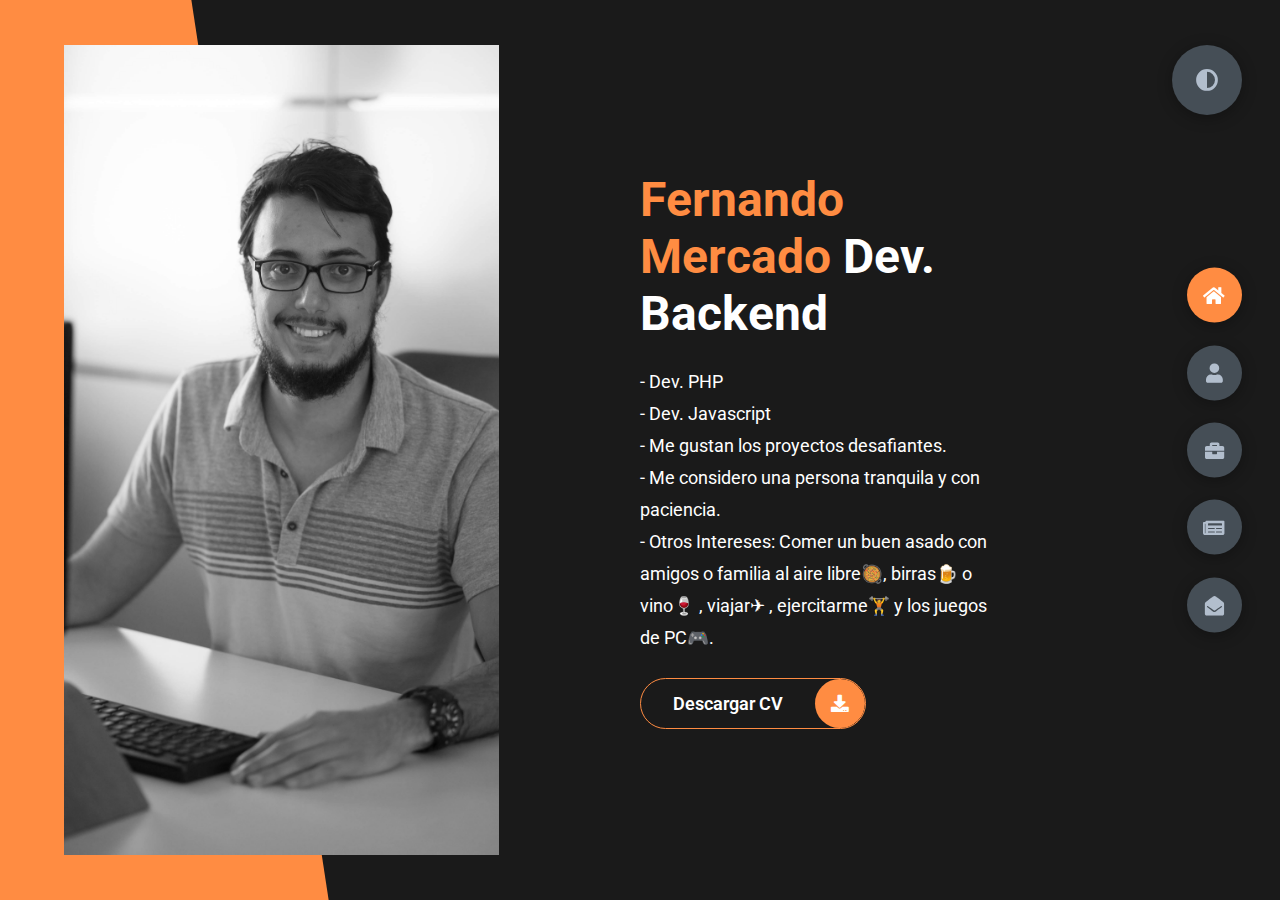
<file: index.html>
<!DOCTYPE html>
<html lang="en">

<head>
    <meta charset="UTF-8">
    <meta http-equiv="X-UA-Compatible" content="IE=edge">
    <meta name="viewport" content="width=device-width, initial-scale=1.0">
    <meta name="referrer" content="origin">
    <title>Portfolio</title>
    <link rel="stylesheet" href="styles/estilos.css">
    <link rel="preconnect" href="https://fonts.googleapis.com">
    <link rel="preconnect" href="https://fonts.gstatic.com" crossorigin>
    <link rel="stylesheet" href="https://cdnjs.cloudflare.com/ajax/libs/font-awesome/5.15.4/css/all.min.css"
        integrity="sha512-1ycn6IcaQQ40/MKBW2W4Rhis/DbILU74C1vSrLJxCq57o941Ym01SwNsOMqvEBFlcgUa6xLiPY/NS5R+E6ztJQ=="
        crossorigin="anonymous" referrerpolicy="no-referrer" />
    <link
        href="https://fonts.googleapis.com/css2?family=Roboto:ital,wght@0,100;0,300;0,500;0,700;0,900;1,400;1,500;1,700&display=swap"
        rel="stylesheet">
</head>

<body class="main-content">
    <header class="section sec1 header active" id="home">
        <div class="header-content">
            <div class="left-header">
                <div class="h-shape"></div>
                <div class="image">
                    <img src="img/crack.jpg" alt="">
                </div>
            </div>
            <div class="right-header">
                <h1 class="name">
                    <span>Fernando Mercado</span>
                    Dev. Backend
                </h1>
                <p data-section="header" data-value="description">
                    - Dev. PHP <br>
                    - Dev. Javascript <br>
                    - Me gustan los proyectos desafiantes. <br>
                    - Me considero una persona tranquila y con paciencia. <br>
                    - Otros Intereses: Comer un buen asado con amigos o familia al aire libre&#129368;, birras&#127866; o vino&#127863;
                    , viajar&#9992; , ejercitarme&#127947; y los juegos de PC&#127918;.
                </p>
                <div class="btn-con">
                    <a href="files/CV.pdf" class="main-btn" download="cv">
                        <span class="btn-text">
                            Descargar CV
                        </span>
                        <span class="btn-icon"><i class="fas fa-download"></i></span>
                    </a>
                </div>
            </div>
        </div>
    </header>
    <main>
        <section class="section sec2 about" id="about">
            <div class="main-title">
                <h2>Acerca de <span>mi</span><span class="bg-text">About me</span></h2>
            </div>
            <div class="about-container">
                <div class="left-about">
                    <h4>Información acerca de mi</h4>
                    <p>
                        Mi experiencia está marcada por proyectos de difentes tipos, incluidos redes sociales, sistemas para laboratorios, gestión de eventos , sistemas de generación de reportes,
                        sistemas de blogs, gestión de torneos de futbol, Apis. <br><br>Tengo conocimientos en servidores, bases de datos relacionales y no relacionales, POO, UML, patrones de dieño, metodologías ágiles,etc. <br> <br>Mis tareas son principalmente el 
                        desarrollo, deploys, estimaciones, demos con clientes, generación de documentos, onboardings a nuevos miembros del equipo. <br>
                    </p>
                    <div class="btn-con">
                        <a href="files/CV.pdf" download="cv" class="main-btn">
                            <span class="btn-text">
                                Descargar CV
                            </span>
                            <span class="btn-icon"><i class="fas fa-download"></i></span>
                        </a>
                    </div>
                </div>
                <div class="right-about">
                    <div class="about-item">
                        <div class="abt-text">
                            <p class="large-text">20+</p>
                            <p class="small-text">Participaciones en <br> Proyectos en equipo</p>
                        </div>
                    </div>
                    <div class="about-item">
                        <div class="abt-text">
                            <p class="large-text">6+</p>
                            <p class="small-text">Años de <br> Experiencia en desarrollo</p>
                        </div>
                    </div>
                    <div class="about-item">
                        <div class="abt-text">
                            <p class="large-text">10+</p>
                            <p class="small-text">Proyectos <br> Personales</p>
                        </div>
                    </div>
                    <div class="about-item">
                        <div class="abt-text">
                            <p class="large-text">3+</p>
                            <p class="small-text">Cursos <br> de desarrollo</p>
                        </div>
                    </div>
                </div>
            </div>
            <div class="about-stats">
                <h4 class="stat-title">Mis Skills</h4>
                <div class="progress-bars">
                    <div class="progress-bar">
                       <img src="img/tecnologias/html-min.png" alt="html" title="HTML" loading="lazy">
                    </div>
                    <div class="progress-bar">
                        <img src="img/tecnologias/css-min.png" alt="css" title="CSS" loading="lazy">
                    </div>
                    <div class="progress-bar">
                        <img src="img/tecnologias/php-min.png" alt="php" title="PHP" loading="lazy">
                    </div>
                    <div class="progress-bar">
                        <img src="img/tecnologias/laravel-min.png" alt="laravel" title="LARAVEL" loading="lazy">
                    </div>
                    <div class="progress-bar">
                        <img src="img/tecnologias/node-min.png" alt="nodejs" title="NODEJS" loading="lazy">
                    </div>
                    <div class="progress-bar">
                        <img src="img/tecnologias/bootstrap-min.png" alt="bootstrap" title="BOOTSTRAP" loading="lazy">
                    </div>
                    <div class="progress-bar">
                        <img src="img/tecnologias/js-min.png" alt="js" title="JAVASCRIPT" loading="lazy">
                    </div>
                    
                    <div class="progress-bar">
                        <img src="img/tecnologias/jquery-min.png" alt="jquery" title="JQUERY" loading="lazy">
                    </div>
                    <div class="progress-bar">
                        <img src="img/tecnologias/cake-min.png" alt="cakephp" title="CakePHP" loading="lazy">
                    </div>
                    
                    <div class="progress-bar">
                        <img src="img/tecnologias/sql-min.png" alt="sql" title="SQL" loading="lazy">
                    </div>
                    <div class="progress-bar">
                        <img src="img/tecnologias/postman-min.png" alt="postman" title="POSTMAN" loading="lazy">
                    </div>
                    <div class="progress-bar">
                        <img src="img/tecnologias/typescript-min.png" alt="typescript" title="Typescript" loading="lazy">
                    </div>
                   
                    <!-- <div class="progress-bar">
                        <img src="img/tecnologias/scrum.png" alt="html">
                    </div> -->
                    <!-- <div class="progress-bar">
                        <p class="prog-title">Diagramas UML</p>
                        <div class="progress-con">
                            <p class="prog-text">70%</p>
                            <div class="progress">
                                <span class="sql"></span>
                            </div>
                        </div>
                    </div> -->
                    <div class="progress-bar">
                        <img src="img/tecnologias/docker-min.png" alt="docker" title="DOCKER" loading="lazy">
                    </div>
                    <div class="progress-bar">
                        <img src="img/tecnologias/git-min.png" alt="git" title="GIT" loading="lazy">
                    </div>
                </div>
            </div>

            <h4 class="stat-title">My timeline</h4>
            <div class="timeline">
                <div class="timeline-item">
                    <div class="tl-icon">
                        <i class="fas fa-graduation-cap"></i>
                    </div>
                    <div class="tl-duration">
                        2009 - Presente
                    </div>
                    <h5>Ingeniería En Sistemas de Información<span> - UTN Rosario</span></h5>
                    <p>Cursado de la carrera de Ingeniería - Actualmente cursando/rindiendo 4° año</p>
                </div>
                <div class="timeline-item">
                    <div class="tl-icon">
                        <i class="fas fa-briefcase"></i>
                    </div>
                    <div class="tl-duration">
                        Abril 2017 - Marzo 2019
                    </div>
                    <h5>Soporte Informático<span> - Hospital Intendente Carrasco (Rosario)</span></h5>
                    <p>Soporte técnico para equipos informáticos, instalación de sistemas operativos, mantenimiento de la infraestructura del Hospital</p>
                </div>
                <div class="timeline-item">
                    <div class="tl-icon">
                        <i class="fas fa-briefcase"></i>
                    </div>
                    <div class="tl-duration">
                        Abril 2019 - Presente
                    </div>
                    <h5>Desarrollador Backend<span> - Syloper</span></h5>
                    <p>Desarrollo de diferentes proyectos comerciales , administrativos , estadísticos, sistemas para laboratorios , 
                        sistemas para el sector agrícola, empresas de seguro , entre otros. <br><br>Principalmente los desarrollos fueron basados en PHP y javascript con el complemento de 
                        de metodologías ágiles, armado de documentaciones , deploys.</p>
                </div>
                <div class="timeline-item">
                    <div class="tl-icon">
                        <i class="fas fa-graduation-cap"></i>
                    </div>
                    <div class="tl-duration">
                        2023 - Presente
                    </div>
                    <h5>Analista universitario de sistemas<span> - UTN Rosario</span></h5>
                    <p>Cursado de la carrera - Actualmente cursando última máteria</p>
                </div>
            </div>
        </section>
        <section class="section sec3" id="portfolio">
            <div class="main-title">
                <h2>Mi <span>portfolio</span><span class="bg-text">my work</span></h2>
            </div>
            <p class="portfolio-text">
                Proyectos personales
            </p>
            <div class="portfolios">
                <div class="portfolio-item">
                    <div class="image">
                        <img src="img/blog.png" alt="">
                    </div>
                    <div class="hover-items">
                        <h3>Blog <br>(HTML, Bootstrap, Laravel 8, Spatie)</h3>
                        <idv class="icons">
                            <a href="https://github.com/Fernilo/blog-laravel" class="icon" target="_blank">
                                <i class="fab fa-github"></i>
                            </a>
                        </idv>
                    </div>
                </div>
                <div class="portfolio-item">
                    <div class="image">
                        <img src="img/facturacion.jpg" alt="">
                    </div>
                    <div class="hover-items">
                        <h3>Sistema de facturación de productos <br> (HTML,CSS,JS,PHP)</h3>
                        <idv class="icons">
                            <a href="https://github.com/Fernilo/Facturacion.git" class="icon" target="_blank">
                                <i class="fab fa-github"></i>
                            </a>
                        </idv>
                    </div>
                </div>
                <div class="portfolio-item">
                    <div class="image">
                        <img src="img/chat.png" alt="">
                    </div>
                    <div class="hover-items">
                        <h3>Chat en tiempo real <br> (Laravel 11 , Laravel Reverb , JS, Vue js) </h3>
                        <idv class="icons">
                            <a href="https://github.com/Fernilo/chat-realtime-laravel11.git" class="icon" target="_blank">
                                <i class="fab fa-github"></i>
                            </a>
                        </idv>
                    </div>
                </div>
                <div class="portfolio-item">
                    <div class="image">
                        <img src="img/api-js.png" alt="">
                    </div>
                    <div class="hover-items">
                        <h3>Fetch API de películas <br> (HTML , CSS , JS) </h3>
                        <idv class="icons">
                            <a href="https://github.com/Fernilo/API-Films-js.git" class="icon" target="_blank">
                                <i class="fab fa-github"></i>
                            </a>
                        </idv>
                    </div>
                </div>
                <div class="portfolio-item">
                    <div class="image">
                        <img src="img/portfolio2.png" alt="">
                    </div>
                    <div class="hover-items">
                        <h3>Portfolio Web <br> (HTML,CSS,JS)</h3>
                        <idv class="icons">
                            <a href="https://github.com/Fernilo/portfolio.git" class="icon" target="_blank">
                                <i class="fab fa-github"></i>
                            </a>
                        </idv>
                    </div>
                </div>
                <div class="portfolio-item">
                    <div class="image">
                        <img src="img/tennis-tournament.png" alt="">
                    </div>
                    <div class="hover-items">
                        <h3>Api Torneo de Tenis<br>(Laravel 8)</h3>
                        <idv class="icons">
                            <a href="https://github.com/Fernilo/api-torneo-tenis.git" class="icon" target="_blank">
                                <i class="fab fa-github"></i>
                            </a>
                        </idv>
                    </div>
                </div>
                <div class="portfolio-item">
                    <div class="image">
                        <img src="img/api-crossfit.png" alt="">
                    </div>
                    <div class="hover-items">
                        <h3>Api Crossfit Gimnasio<br>(NodeJs, Express)</h3>
                        <idv class="icons">
                            <a href="https://github.com/Fernilo/crossfit-api.git" class="icon" target="_blank">
                                <i class="fab fa-github"></i>
                            </a>
                        </idv>
                    </div>
                </div>
                <div class="portfolio-item">
                    <div class="image">
                        <img src="img/login.png" alt="">
                    </div>
                    <div class="hover-items">
                        <h3>Login responsivo <br> (HTML, CSS ,PHP)</h3>
                        <idv class="icons">
                            <a href="https://github.com/Fernilo/Responsive-PHP" class="icon" target="_blank">
                                <i class="fab fa-github"></i>
                            </a>
                        </idv>
                    </div>
                </div>
                <div class="portfolio-item">
                    <div class="image">
                        <img src="img/dinamica.png" alt="">
                    </div>
                    <div class="hover-items">
                        <h3>Tabla dinámica <br> (Bootstrap, Ajax, Jquery, select2) </h3>
                        <idv class="icons">
                            <a href="https://github.com/Fernilo/TablaDinamica" class="icon" target="_blank">
                                <i class="fab fa-github"></i>
                            </a>
                        </idv>
                    </div>
                </div>
                <div class="portfolio-item">
                    <div class="image">
                        <img src="img/ajax.png" alt="">
                    </div>
                    <div class="hover-items">
                        <h3>Listado Profesionales <br> (Ajax, Jquery)</h3>
                        <idv class="icons">
                            <a href="https://github.com/Fernilo/ListaProfesionales.git" class="icon" target="_blank">
                                <i class="fab fa-github"></i>
                            </a>
                        </idv>
                    </div>
                </div>
                <div class="portfolio-item">
                    <div class="image">
                        <img src="img/agencia2.png" alt="">
                    </div>
                    <div class="hover-items">
                        <h3>Agencia de viajes <br>(HTML, Bootstrap, Laravel 8)</h3>
                        <idv class="icons">
                            <a href="https://github.com/Fernilo/agencia.git" class="icon" target="_blank">
                                <i class="fab fa-github"></i>
                            </a>
                        </idv>
                    </div>
                </div>
            </div>
        </section>
        <section class="section sec4" id="blogs">
            <div class="blogs-content">
                <div class="main-title">
                    <h2>Recursos y <span>blog</span><span class="bg-text">Resources and Blog</span></h2>
                </div>
                <div class="blogs">
                    <div class="blog">
                        <a href="https://dev.to/fernilo/transacciones-en-laravel-24fk" target="_blank">
                            <img src="img/blogs/transacciones.png" alt="">
                            <div class="blog-text">
                                <h4>
                                    Transacciones en laravel
                                </h4>
                                <p>
                                    Manejo de transacciones en laravel para mantener la integridad de los datos.
                                </p>
                            </div>
                        </a>
                    </div>
                    <div class="blog">
                        <a href="https://dev.to/fernilo/myisam-vs-innodb-55c4" target="_blank">
                            <img src="img/blogs/motores3.png" alt="">
                            <div class="blog-text">
                                <h4>
                                    MyISAM vs InnoDB
                                </h4>
                                <p>
                                    Diferencias entre los 2 motores de almacenamiento más utilizados de MySQL
                                </p>
                            </div>
                        </a>
                    </div>
                    <div class="blog">
                        <a href="https://dev.to/fernilo/soap-12-simple-object-access-protocol-4cgl" target="_blank">
                            <img src="img/blogs/restsoap.avif" alt="">
                            <div class="blog-text">
                                <h4>
                                    SOAP vs REST
                                </h4>
                                <p>
                                    Las diferencias entre REST (Representational State Transfer) y SOAP (Simple Object Access Protocol) 
                                    radican en cómo funcionan, su diseño y el propósito para el que se utilizan
                                </p>
                            </div>
                        </a>
                    </div>
                    <div class="blog">
                        <a href="blogs/stash.html" target="_blank">
                            <img src="img/blogs/git2.png" alt="">
                            <div class="blog-text">
                                <h4>
                                    Manejo del stash
                                </h4>
                                <p>
                                    En git se pueden almacenar cambios temporales que es muy util cuando se quiere pausar el desarrollo 
                                    actual y pasarse a otra rama
                                </p>
                            </div>
                        </a>
                    </div>
                    <div class="blog">
                        <a href="blogs/laravel_mail.html" target="_blank">
                            <img src="img/blogs/laravel_mail.jpeg" alt="">
                            <div class="blog-text">
                                <h4>
                                    Envio de mails con laravel
                                </h4>
                                <p>
                                    Envio de correos de forma sencilla mediante la plataforma Mailtrap
                                </p>
                            </div>
                        </a>
                    </div>
                    <div class="blog">
                        <a href="https://realfavicongenerator.net/" target="_blank">
                            <img src="img/blogs/favicon_generator.png" alt="">
                            <div class="blog-text">
                                <h4>
                                    Generador de favicon
                                </h4>
                                <p>
                                    Genera favicon a partir de una img
                                </p>
                            </div>
                        </a>
                    </div>
                    <div class="blog">
                        <a href="https://chmodcommand.com/" target="_blank">
                            <img src="img/blogs/calculadora-chmod.png" alt="">
                            <div class="blog-text">
                                <h4>
                                    Calculadora chmod
                                </h4>
                                <p>
                                    Generador de permisos chmod
                                </p>
                            </div>
                        </a>
                    </div>
                    <div class="blog">
                        <a href="https://www.notion.so/e86c083cf9e047179530b15eeacce996?v=13be1c58d685438db1dc9e9d30393494&pvs=4" target="_blank">
                            <img src="img/blogs/notion.png" alt="">
                            <div class="blog-text">
                                <h4>
                                    Notion
                                </h4>
                                <p>
                                    Herramienta para gestión de proyectos y tareas
                                </p>
                            </div>
                        </a>
                    </div>
                   
                </div>
            </div>
        </section>
        <section class="section sec5 contact" id="contact">
            <div class="contact-container">
                <div class="main-title">
                    <h2>Contacto<span class="bg-text">Contact Me</span></h2>
                </div>
                <div class="contact-content-con">
                    <div class="left-contact">
                        <h4>Contacto:</h4>
                        <p>
                            Datos personales, redes y formulario de contacto:
                        </p>
                        <div class="contact-info">
                            <div class="contact-item">
                                <div class="icon">
                                    <i class="fas fa-map-marker-alt"></i>
                                    <!-- Locación -->
                                </div>
                                <p>
                                    Rosario , Santa Fé , Argentina
                                </p>
                            </div>
                            <div class="contact-item">
                                <div class="icon">
                                    <i class="fas fa-birthday-cake"></i>
                                    <!-- Edad -->
                                </div>
                                <p>
                                    18/01/1991
                                </p>
                            </div>
                        </div>
                        <div class="contact-icons">
                            <div class="contact-icon">
                                <a href="https://hub.docker.com/u/fernilo" target="_blank">
                                    <i class="fab fa-docker"></i>
                                </a>
                                <a href="https://github.com/Fernilo" target="_blank">
                                    <i class="fab fa-github"></i>
                                </a>
                                <a href="https://www.linkedin.com/in/fernando-alexis-mercado" target="_blank">
                                    <i class="fab fa-linkedin"></i>
                                </a>
                                <a href="https://dev.to/fernilo" target="_blank">
                                    DEV
                                </a>
                                <a href="https://es.stackoverflow.com/users/121793/fernando-alexis" target="_blank">
                                    <i class="fab fa-stack-overflow"></i>
                                </a>
                            </div>
                        </div>
                    </div>
                    <div class="right-contact">
                        <!-- <form method="POST" action="http://formspree.io/fernan.alemercado@gmail.com"
                            class="contact-form">
                            <div class="input-control i-c-2">
                                <input type="text" required placeholder="Nombre">
                                <input type="email" required placeholder="Email">
                            </div>
                            <div class="input-control">
                                <input type="text" required placeholder="Tema">
                            </div>
                            <div class="input-control">
                                <textarea name="" cols="15" rows="8" placeholder="Mensaje..."></textarea>
                            </div>
                            <input class="boton-enviar" type="submit" value="Enviar">
                        </form> -->
                        <div class="submit-btn">
                            <a href="files/CV.pdf" download="cv" class="main-btn">
                                <span class="btn-text">Descargar CV</span>
                                <span class="btn-icon"><i class="fas fa-download"></i></span>
                            </a>
                        </div>
                    </div>
                </div>
            </div>
        </section>
    </main>

    <div class="controlls">
        <div class="control control-1 active-btn" data-id="home">
            <i class="fas fa-home"></i>
        </div>
        <div class="control control-2" data-id="about">
            <i class="fas fa-user"></i>
        </div>
        <div class="control control-3" data-id="portfolio">
            <i class="fas fa-briefcase"></i>
        </div>
        <div class="control control-4" data-id="blogs">
            <i class="fas fa-newspaper"></i>
        </div>
        <div class="control control-1" data-id="contact">
            <i class="fas fa-envelope-open"></i>
        </div>
        <!-- <div class="flags" id="flags">
            <div class="control flag" data-language="en">
                <img src="img/flags/gb.svg" alt="Idioma Ingles" title="Inglés">
            </div>
            <div class="control flag" data-language="es">
                <img src="img/flags/es.svg" alt="Idioma Español" title="Español">
            </div>
        </div> -->
    </div>

    <div class="theme-btn">
        <i class="fas fa-adjust"></i>
    </div>

    <script src="app.js"></script>
</body>

</html>
</file>
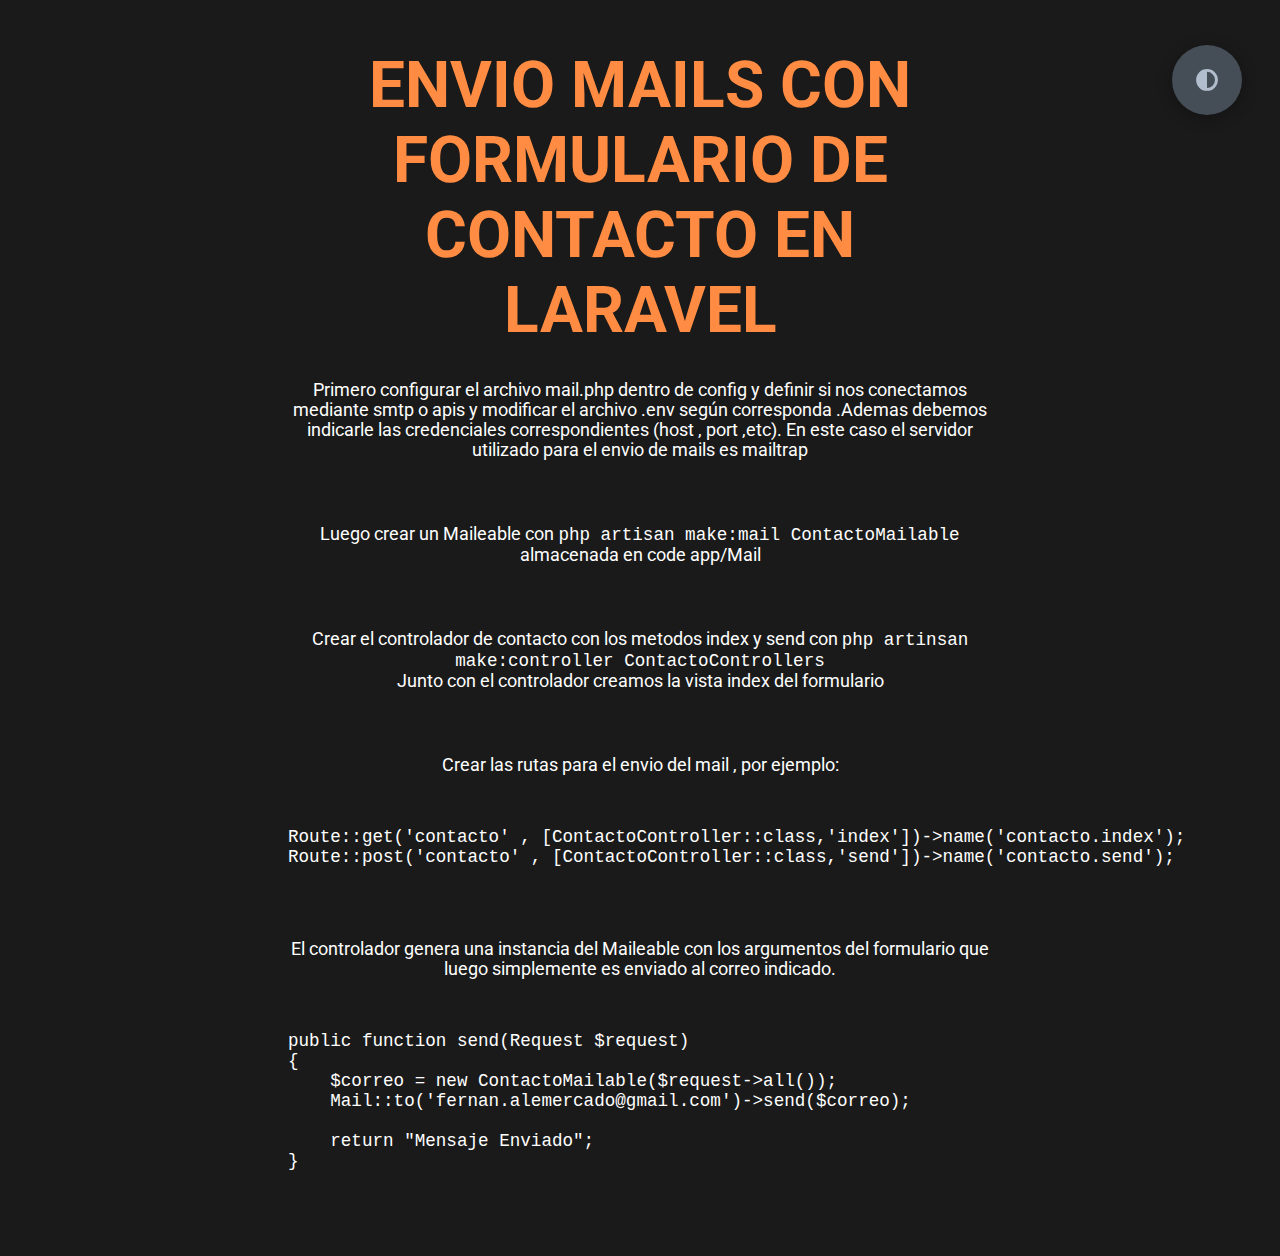
<file: blogs/laravel_mail.html>
<!DOCTYPE html>
<html lang="en">

<head>
    <meta charset="UTF-8">
    <meta http-equiv="X-UA-Compatible" content="IE=edge">
    <meta name="viewport" content="width=device-width, initial-scale=1.0">
    <meta name="referrer" content="origin">
    <title>Portfolio</title>
    <link rel="stylesheet" href="../styles/estilos.css">
    <link rel="preconnect" href="https://fonts.googleapis.com">
    <link rel="preconnect" href="https://fonts.gstatic.com" crossorigin>
    <link rel="stylesheet" href="https://cdnjs.cloudflare.com/ajax/libs/font-awesome/5.15.4/css/all.min.css"
        integrity="sha512-1ycn6IcaQQ40/MKBW2W4Rhis/DbILU74C1vSrLJxCq57o941Ym01SwNsOMqvEBFlcgUa6xLiPY/NS5R+E6ztJQ=="
        crossorigin="anonymous" referrerpolicy="no-referrer" />
    <link
        href="https://fonts.googleapis.com/css2?family=Roboto:ital,wght@0,100;0,300;0,500;0,700;0,900;1,400;1,500;1,700&display=swap"
        rel="stylesheet">
</head>

<body class="main-content">
    <main>
        <section class="" id="portfolio">
            <div class="main-title">
                <h2><span>Envio mails con formulario de contacto en laravel</span></h2>
            </div>
            <p class="portfolio-text">
                Primero configurar el archivo mail.php dentro de config y definir si nos conectamos mediante smtp o apis y modificar
                el archivo .env según corresponda .Ademas debemos indicarle las credenciales correspondientes (host , port ,etc).

                En este caso el servidor utilizado para el envio de mails es mailtrap
            </p>
            <p class="portfolio-text">
                Luego crear un Maileable con <code>php artisan make:mail ContactoMailable</code> almacenada en code app/Mail
            </p>

            <p class="portfolio-text">
                Crear el controlador de contacto con los metodos index y send con <code>php artinsan make:controller ContactoControllers</code> <br>
                Junto con el controlador creamos la vista index del formulario
            </p>

            <p class="portfolio-text">
                Crear las rutas para el envio del mail , por ejemplo: <br>
            </p>
            <pre>
                <code>
Route::get('contacto' , [ContactoController::class,'index'])->name('contacto.index');
Route::post('contacto' , [ContactoController::class,'send'])->name('contacto.send');
                </code>
            </pre>
            <p class="portfolio-text">
                El controlador genera una instancia del Maileable con los argumentos del formulario que luego simplemente es enviado al correo indicado.
            </p>
            <pre>
                <code>
public function send(Request $request) 
{
    $correo = new ContactoMailable($request->all());
    Mail::to('fernan.alemercado@gmail.com')->send($correo);

    return "Mensaje Enviado";
}
                </code>
            </pre>
        </section>
    </main>

    <div class="theme-btn">
        <i class="fas fa-adjust"></i>
    </div>

    <script src="../app.js"></script>
</body>

</html>
</file>
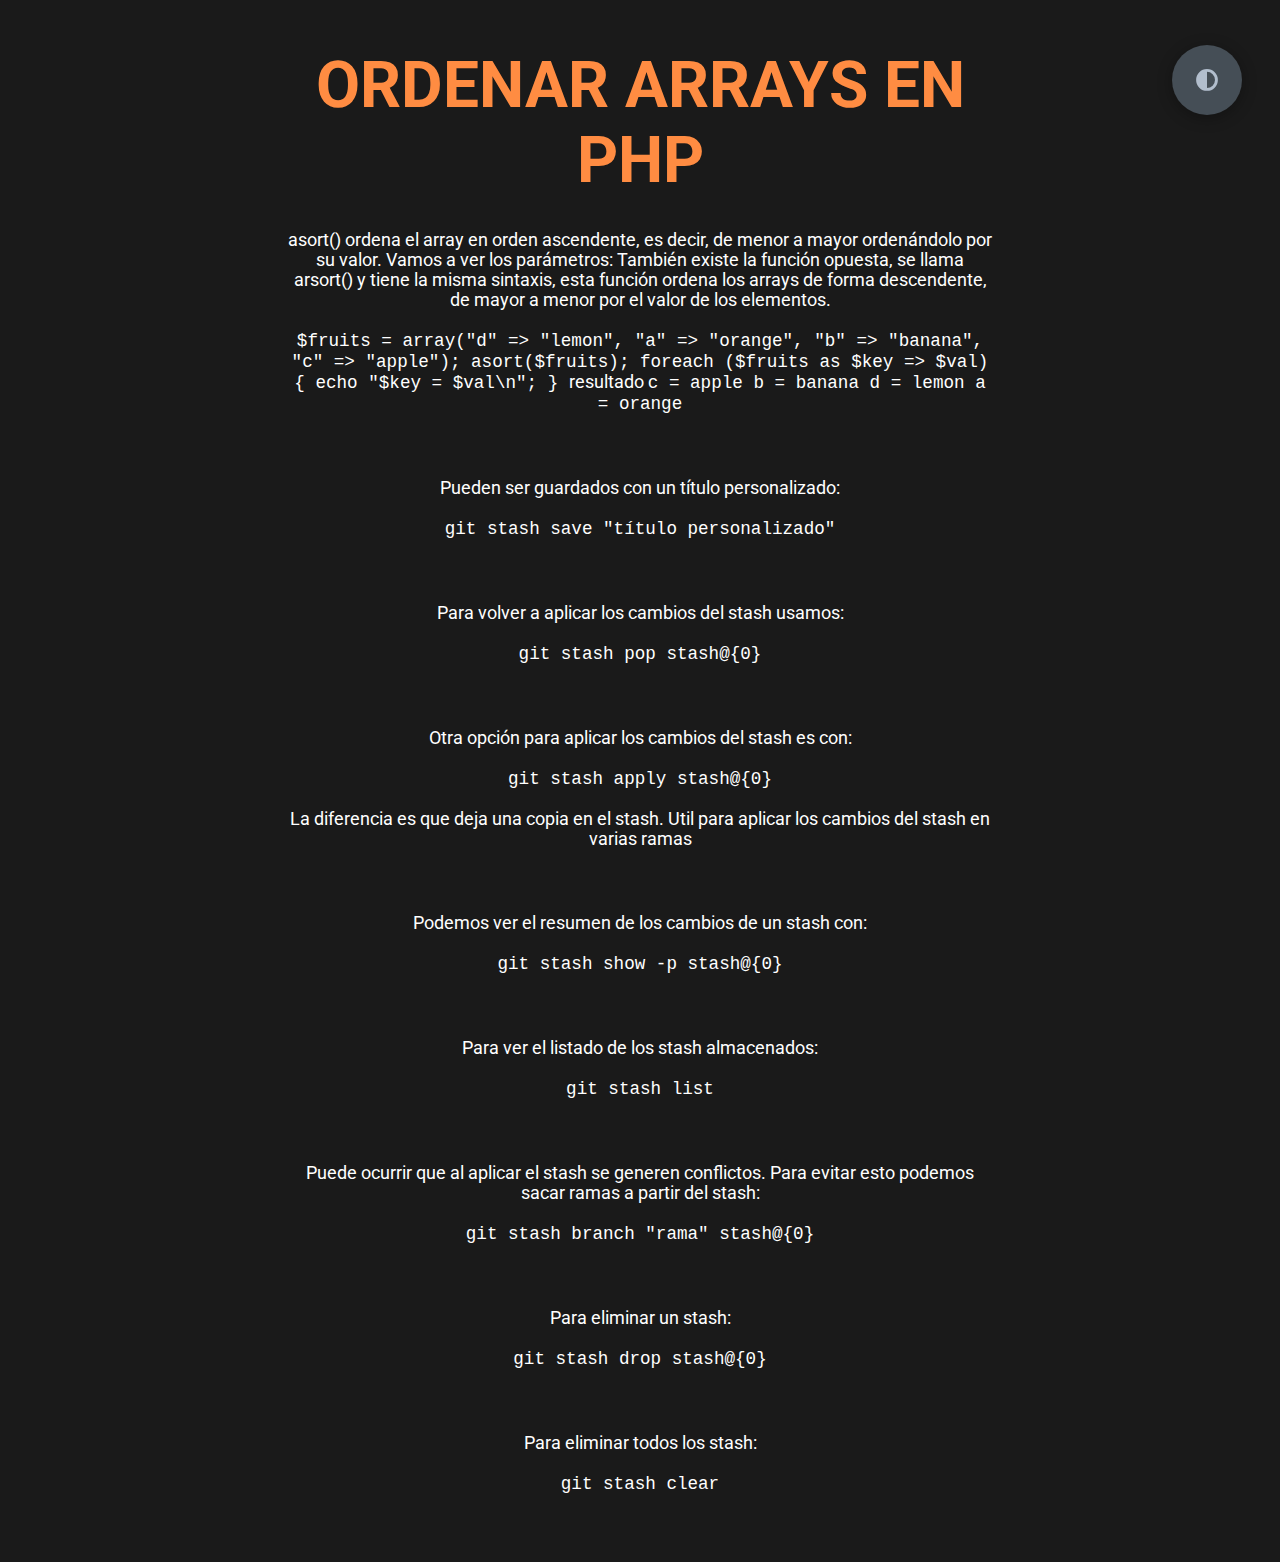
<file: blogs/order_arrays_php.html>
<!DOCTYPE html>
<html lang="en">

<head>
    <meta charset="UTF-8">
    <meta http-equiv="X-UA-Compatible" content="IE=edge">
    <meta name="viewport" content="width=device-width, initial-scale=1.0">
    <meta name="referrer" content="origin">
    <title>Portfolio</title>
    <link rel="stylesheet" href="../styles/estilos.css">
    <link rel="preconnect" href="https://fonts.googleapis.com">
    <link rel="preconnect" href="https://fonts.gstatic.com" crossorigin>
    <link rel="stylesheet" href="https://cdnjs.cloudflare.com/ajax/libs/font-awesome/5.15.4/css/all.min.css"
        integrity="sha512-1ycn6IcaQQ40/MKBW2W4Rhis/DbILU74C1vSrLJxCq57o941Ym01SwNsOMqvEBFlcgUa6xLiPY/NS5R+E6ztJQ=="
        crossorigin="anonymous" referrerpolicy="no-referrer" />
    <link
        href="https://fonts.googleapis.com/css2?family=Roboto:ital,wght@0,100;0,300;0,500;0,700;0,900;1,400;1,500;1,700&display=swap"
        rel="stylesheet">
</head>

<body class="main-content">
    <main>
        <section class="" id="portfolio">
            <div class="main-title">
                <h2><span>Ordenar Arrays en php</span></h2>
            </div>
            <p class="portfolio-text">
                asort() ordena el array en orden ascendente, es decir, de menor a mayor ordenándolo por su valor. Vamos a ver los parámetros: 
                También existe la función opuesta, se llama arsort() y tiene la misma sintaxis, esta función ordena los arrays de forma descendente, de mayor a menor por el valor de los elementos.<br> <br>
                <code>
                    $fruits = array("d" => "lemon", "a" => "orange", "b" => "banana", "c" => "apple");
                    asort($fruits);
                    foreach ($fruits as $key => $val) {
                        echo "$key = $val\n";
                    }
                </code>
                resultado
                <code>
                    c = apple
b = banana
d = lemon
a = orange
                </code>
            </p>
            <p class="portfolio-text">
                Pueden ser guardados con un título personalizado: <br> <br>
                <code>git stash save "título personalizado"</code>
            </p>
            <p class="portfolio-text">
                Para volver a aplicar los cambios del stash usamos: <br> <br>
                <code>git stash pop stash@{0}</code>
            </p>
            <p class="portfolio-text">
                Otra opción para aplicar los cambios del stash es con: <br> <br>
                <code>git stash apply stash@{0}</code> <br> <br>
                La diferencia es que deja una copia en el stash. Util para aplicar los cambios del stash en varias ramas
            </p>
            <p class="portfolio-text">
                Podemos ver el resumen de los cambios de un stash con: <br> <br>
                <code>git stash show -p stash@{0}</code>
            </p>
            <p class="portfolio-text">
                Para ver el listado de los stash almacenados: <br> <br>
                <code>git stash list</code>
            </p>
            <p class="portfolio-text">
                Puede ocurrir que al aplicar el stash se generen conflictos. Para evitar esto podemos sacar ramas a partir del stash: <br> <br>
                <code>git stash branch "rama" stash@{0}</code>
            </p>
            <p class="portfolio-text">
                Para eliminar un stash: <br> <br>
                <code>git stash drop stash@{0}</code>
            </p>
            <p class="portfolio-text">
                Para eliminar todos los stash: <br> <br>
                <code>git stash clear</code>
            </p>
        </section>
    </main>

    <div class="theme-btn">
        <i class="fas fa-adjust"></i>
    </div>

    <script src="../app.js"></script>
</body>

</html>
</file>
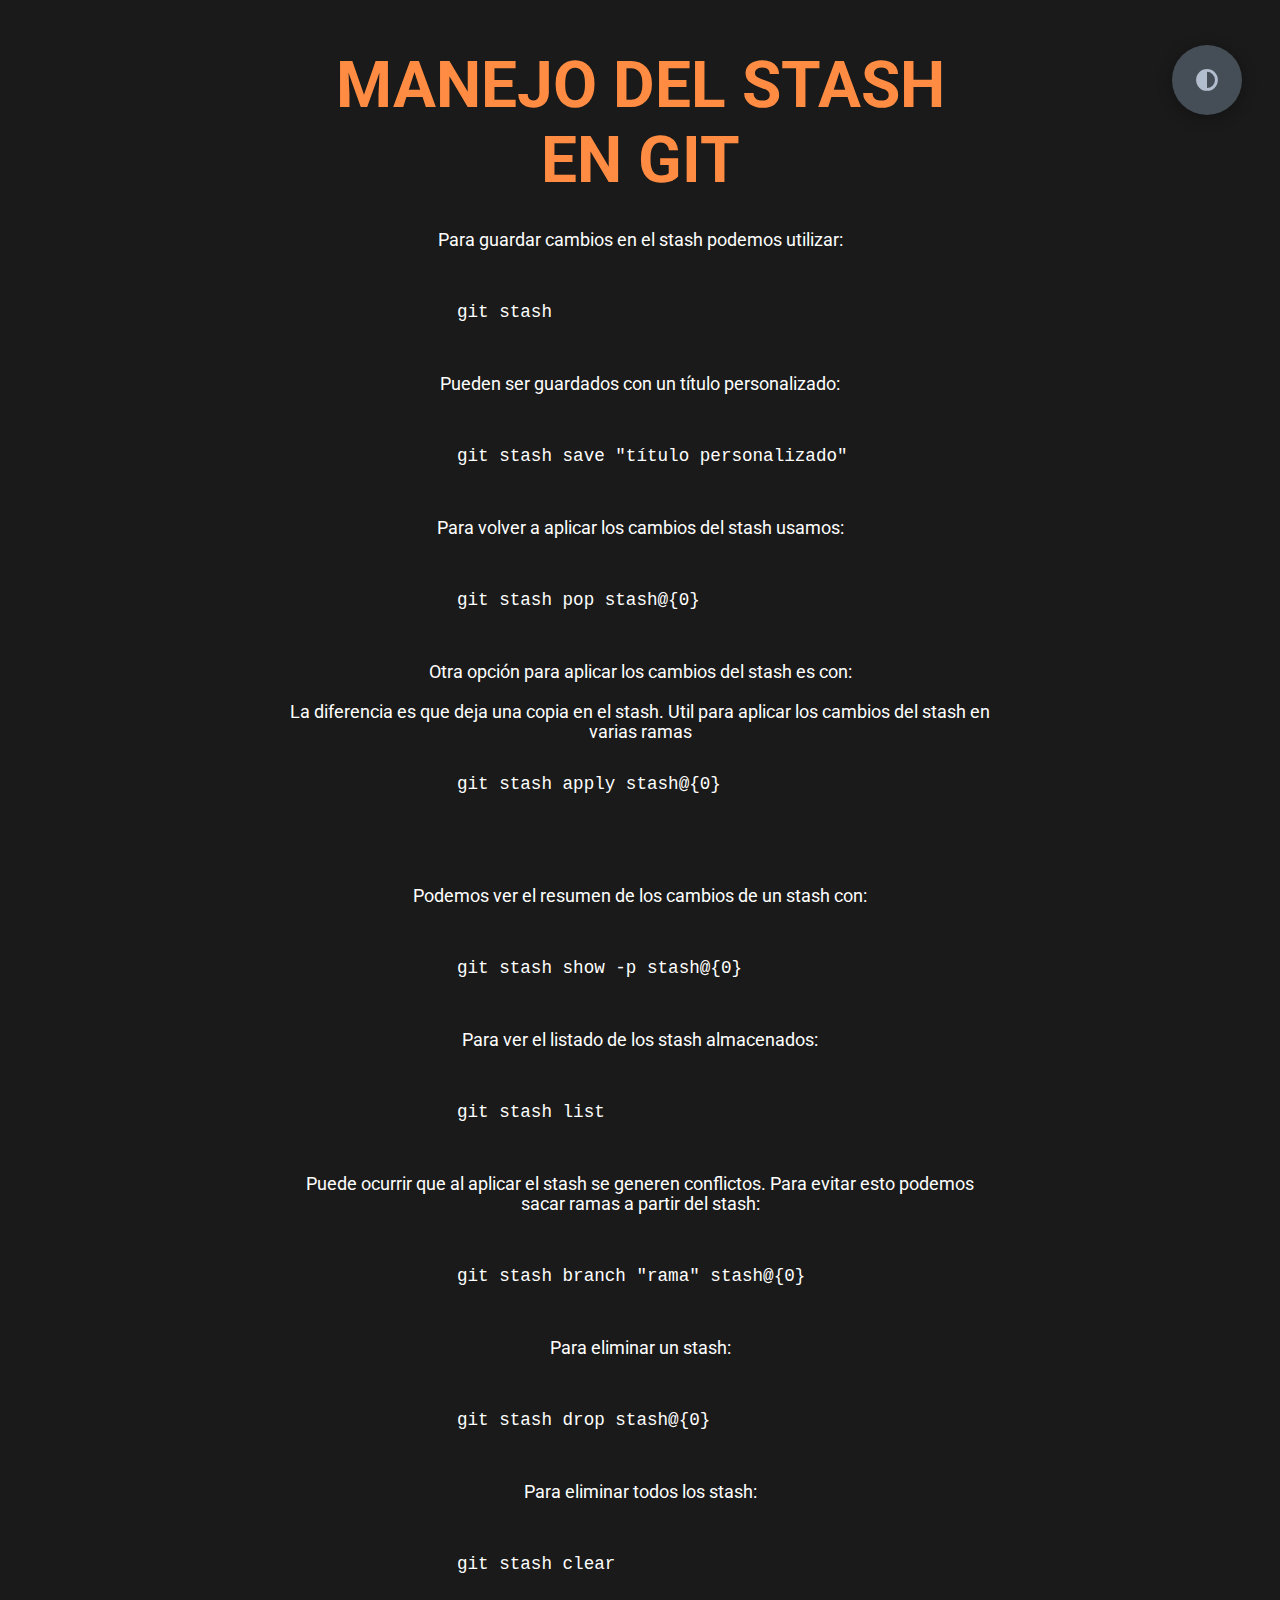
<file: blogs/stash.html>
<!DOCTYPE html>
<html lang="en">

<head>
    <meta charset="UTF-8">
    <meta http-equiv="X-UA-Compatible" content="IE=edge">
    <meta name="viewport" content="width=device-width, initial-scale=1.0">
    <meta name="referrer" content="origin">
    <title>Portfolio</title>
    <link rel="stylesheet" href="../styles/estilos.css">
    <link rel="preconnect" href="https://fonts.googleapis.com">
    <link rel="preconnect" href="https://fonts.gstatic.com" crossorigin>
    <link rel="stylesheet" href="https://cdnjs.cloudflare.com/ajax/libs/font-awesome/5.15.4/css/all.min.css"
        integrity="sha512-1ycn6IcaQQ40/MKBW2W4Rhis/DbILU74C1vSrLJxCq57o941Ym01SwNsOMqvEBFlcgUa6xLiPY/NS5R+E6ztJQ=="
        crossorigin="anonymous" referrerpolicy="no-referrer" />
    <link
        href="https://fonts.googleapis.com/css2?family=Roboto:ital,wght@0,100;0,300;0,500;0,700;0,900;1,400;1,500;1,700&display=swap"
        rel="stylesheet">
</head>

<body class="main-content">
    <main>
        <section class="" id="portfolio">
            <div class="main-title">
                <h2><span>Manejo del stash en GIT</span></h2>
            </div>
            <p class="portfolio-text">
                Para guardar cambios en el stash podemos utilizar: <br> <br>
            </p>
            <pre>
                <code>git stash</code>
            </pre>
            <p class="portfolio-text">
                Pueden ser guardados con un título personalizado: <br> <br>
            </p>
            <pre>
                <code>git stash save "título personalizado"</code>
            </pre>
            <p class="portfolio-text">
                Para volver a aplicar los cambios del stash usamos: <br> <br>
            </p>
            <pre>
                <code>git stash pop stash@{0}</code>
            </pre>
            <p class="portfolio-text">
                Otra opción para aplicar los cambios del stash es con: <br> <br>
              
                La diferencia es que deja una copia en el stash. Util para aplicar los cambios del stash en varias ramas
            </p>
            <pre>
                <code>git stash apply stash@{0}</code> <br> <br>
            </pre>
            <p class="portfolio-text">
                Podemos ver el resumen de los cambios de un stash con: <br> <br>
            </p>
            <pre>
                <code>git stash show -p stash@{0}</code>
            </pre>
            <p class="portfolio-text">
                Para ver el listado de los stash almacenados: <br> <br>
            </p>
            <pre>
                <code>git stash list</code>
            </pre>
            <p class="portfolio-text">
                Puede ocurrir que al aplicar el stash se generen conflictos. Para evitar esto podemos sacar ramas a partir del stash: <br> <br>
            </p>
            <pre>
                <code>git stash branch "rama" stash@{0}</code>
            </pre>
            <p class="portfolio-text">
                Para eliminar un stash: <br> <br>
            </p>
            <pre>
                <code>git stash drop stash@{0}</code>
            </pre>
            <p class="portfolio-text">
                Para eliminar todos los stash: <br> <br>
            </p>
            <pre>
                <code>git stash clear</code>
            </pre>
        </section>
    </main>

    <div class="theme-btn">
        <i class="fas fa-adjust"></i>
    </div>

    <script src="../app.js"></script>
</body>

</html>
</file>
<file: styles/estilos.css>
@charset "UTF-8";
* {
  margin: 0;
  padding: 0;
  box-sizing: border-box;
  list-style: none;
}

:root {
  --color-primary: #1A1A1A;
  --color-secondary: #FF8C42;
  --color-white: #FFFFFF;
  --color-black: #000;
  --color-grey0: #f8f8f8;
  --color-grey-1: #dbe1e8;
  --color-grey-2: #b2becd;
  --color-grey-3: #6c7983;
  --color-grey-4: #454e56;
  --color-grey-5: #2a2e35;
  --color-grey-6: #12181b;
  --br-sm-2: 14px;
  --box-shadow-1: 0 3px 15px rgba(0,0,0,.3);
}

.light-mode {
  --color-primary: #FFFFFF;
  --color-secondary: #27AE60;
  --color-white: #3D405B;
  --color-black: #000;
  --color-grey0: #f8f8f8;
  --color-grey-1: #6c7983;
  --color-grey-2: #6c7983;
  --color-grey-3: #6c7983;
  --color-grey-4: #454e56;
  --color-grey-5: #f8f8f8;
  --color-grey-6: #12181b;
}

body {
  background-color: var(--color-primary);
  font-family: "Roboto", sans-serif;
  font-size: 1.1rem;
  color: var(--color-white);
  transition: all 0.4s ease-in-out;
}

a {
  display: inline-block;
  text-decoration: none;
  color: inherit;
  font-family: inherit;
}

header {
  min-height: 100vh;
  color: var(--color-white);
  overflow: hidden;
}

section {
  min-height: 100vh;
  width: 100%;
  position: absolute;
  left: 0;
  top: 0;
  padding: 3rem 18rem;
}

.section {
  transform: translateY(-100%) scale(0);
  transition: all 0.4s ease-in-out;
  background-color: var(--color-primary);
}

.sec1 {
  display: none;
  transform: translateY(0) scale(1);
}

.sec2 {
  display: none;
  transform: translateY(0) scale(1);
}

.sec3 {
  display: none;
  transform: translateY(0) scale(1);
}

.sec4 {
  display: none;
  transform: translateY(0) scale(1);
}

.sec5 {
  display: none;
  transform: translateY(0) scale(1);
}

.active {
  display: block;
  animation: scaleAnim 1s ease-in-out;
}
@keyframes scaleAnim {
  0% {
    transform: translateY(-100%) scaleY(0);
  }
  100% {
    transform: translateY(0) scaleY(1);
  }
}

.arrows {
  display: flex;
  width: 100%;
  justify-content: space-between;
}

img[src="https://cdn.000webhost.com/000webhost/logo/footer-powered-by-000webhost-white2.png"] {
  display: none;
}

.controlls {
  position: fixed;
  z-index: 10;
  top: 50%;
  right: 3%;
  display: flex;
  flex-direction: column;
  align-items: center;
  justify-content: center;
  transform: translateY(-50%);
}
.controlls .active-btn {
  background-color: var(--color-secondary) !important;
  transition: all 0.4s ease-in-out;
}
.controlls .active-btn i {
  color: var(--color-white) !important;
}
.controlls .control {
  padding: 1rem;
  cursor: pointer;
  background-color: var(--color-grey-4);
  width: 55px;
  height: 55px;
  border-radius: 50%;
  display: flex;
  justify-content: center;
  align-items: center;
  margin: 0.7rem 0;
  box-shadow: var(--box-shadow-1);
}
.controlls .control i {
  font-size: 1.2rem;
  color: var(--color-grey-2);
  pointer-events: none;
}
.controlls .flag {
  background-color: transparent;
  width: 50px;
  border-radius: 0px;
  box-shadow: none;
}

.theme-btn {
  top: 5%;
  right: 3%;
  width: 70px;
  height: 70px;
  border-radius: 50%;
  background-color: var(--color-grey-4);
  cursor: pointer;
  position: fixed;
  display: flex;
  justify-content: center;
  align-items: center;
  box-shadow: 0 3px 15px rgba(0, 0, 0, 0.3);
  transition: all 0.1s ease-in-out;
}
.theme-btn:active {
  transform: translateY(-3px);
}
.theme-btn i {
  font-size: 1.4rem;
  color: var(--color-grey-2);
  pointer-events: none;
}

/* header content */
.header-content {
  display: grid;
  grid-template-columns: repeat(2, 1fr);
  min-height: 100vh;
}
.header-content .left-header {
  display: flex;
  align-items: center;
  position: relative;
}
.header-content .left-header .h-shape {
  transition: all 0.4s ease-in-out;
  width: 65%;
  height: 100%;
  background-color: var(--color-secondary);
  position: absolute;
  left: 0;
  top: 0;
  z-index: -1;
  -webkit-clip-path: polygon(0 0, 46% 0, 79% 100%, 0% 100%);
          clip-path: polygon(0 0, 46% 0, 79% 100%, 0% 100%);
}
.header-content .left-header .image {
  border-radius: var(--br-sm-2);
  height: 90%;
  width: 68%;
  margin-left: 4rem;
  background-color: var(--color-black);
  transition: all 0.4s ease-in-out;
}
.header-content .left-header .image img {
  width: 100%;
  height: 100%;
  -o-object-fit: cover;
     object-fit: cover;
  transition: all 0.4s ease-in-out;
  filter: grayscale(100%);
}
.header-content .left-header .image img:hover {
  filter: grayscale(0%);
}
.header-content .right-header {
  display: flex;
  flex-direction: column;
  justify-content: center;
  padding-right: 18rem;
}
.header-content .right-header .name {
  font-size: 3rem;
}
.header-content .right-header .name span {
  color: var(--color-secondary);
}
.header-content .right-header p {
  margin: 1.5rem 0;
  line-height: 2rem;
}

/* About */
.about-container {
  display: grid;
  grid-template-columns: repeat(2, 1fr);
  padding-top: 3.5rem;
  padding-bottom: 5rem;
}
.about-container .right-about {
  display: grid;
  grid-template-columns: repeat(2, 1fr);
  grid-gap: 2rem;
}
.about-container .right-about .about-item {
  border: 1px solid var(--color-grey-5);
  border-radius: 5px;
  transition: all 0.4s ease-in-out;
  box-shadow: 1px 2px 15px rgba(0, 0, 0, 0.1);
}
.about-container .right-about .about-item:hover {
  cursor: default;
  transform: translateY(-5px);
  border: 1px solid var(--color-secondary);
  box-shadow: 1px 4px 15px rgba(0, 0, 0, 0.32);
}
.about-container .right-about .about-item .abt-text {
  padding: 1.5rem;
  display: flex;
  flex-direction: column;
}
.about-container .right-about .about-item .abt-text .large-text {
  font-size: 3rem;
  font-weight: 700;
  color: var(--color-secondary);
}
.about-container .right-about .about-item .abt-text .small-text {
  padding-left: 3rem;
  position: relative;
  text-transform: uppercase;
  font-size: 1.2rem;
  color: var(--color-grey-1);
  letter-spacing: 2px;
}
.about-container .right-about .about-item .abt-text .small-text::before {
  content: "";
  position: absolute;
  left: 0;
  top: 15px;
  width: 2rem;
  height: 2px;
  background-color: var(--color-grey-5);
}
.about-container .left-about {
  padding-right: 5rem;
}
.about-container .left-about p {
  line-height: 2rem;
  padding: 1rem;
  color: var(--color-grey-1);
}
.about-container .left-about h4 {
  font-size: 2rem;
  text-transform: uppercase;
}

.about-stats {
  padding-bottom: 4rem;
}
.about-stats .progress-bars {
  display: grid;
  grid-template-columns: repeat(6, 1fr);
  grid-gap: 2rem;
}
.about-stats .progress-bars .progress-bar {
  display: flex;
  flex-direction: column;
}
.about-stats .progress-bars .progress-bar img {
  width: 120px;
  height: 115px;
  border-radius: 5px;
  box-shadow: 0 8px 16px rgba(0, 0, 0, 0.1);
}
.about-stats .progress-bars .progress-bar img:hover {
  transform: scale(1.05); /* Aumenta ligeramente el tamaño */
  box-shadow: 0 8px 16px rgba(0, 0, 0, 0.3); /* Añade sombra más pronunciada */
}

.stat-title {
  text-transform: uppercase;
  font-size: 1.4rem;
  text-align: center;
  padding: 3.5rem 0;
  position: relative;
}
.stat-title::before {
  content: "";
  position: absolute;
  left: 50%;
  top: 0;
  width: 40%;
  height: 1px;
  background-color: var(--color-grey-5);
  transform: translateX(-50%);
}

/* Timeline */
.timeline {
  display: grid;
  grid-template-columns: repeat(2, 1fr);
  grid-gap: 2rem;
  padding-bottom: 3rem;
}
.timeline .timeline-item {
  position: relative;
  padding-left: 3rem;
  border-left: 1px solid var(--color-grey-5);
}
.timeline .timeline-item .tl-icon {
  position: absolute;
  left: -27px;
  top: 0;
  background-color: var(--color-secondary);
  width: 50px;
  height: 50px;
  border-radius: 50%;
  display: flex;
  align-items: center;
  justify-content: center;
}
.timeline .timeline-item .tl-icon i {
  font-size: 1.3rem;
}
.timeline .timeline-item .tl-duration {
  padding: 0.2rem 0.6rem;
  background-color: var(--color-grey-5);
  border-radius: 15px;
  display: inline-block;
  font-size: 0.8rem;
  text-transform: uppercase;
  font-weight: 500;
}
.timeline .timeline-item h5 {
  padding: 1rem 0;
  font-size: 1.3rem;
  text-transform: uppercase;
  font-weight: 600;
}
.timeline .timeline-item h5 span {
  color: var(--color-grey-2);
  font-weight: 500;
  font-size: 1.2rem;
}
.timeline .timeline-item p {
  color: var(--color-grey-2);
}

.portfolio-text {
  padding: 2rem 0;
  text-align: center;
}

.portfolios {
  display: grid;
  grid-template-columns: repeat(3, 1fr);
  grid-gap: 2rem;
  margin-top: 3rem;
}
.portfolios .portfolio-item {
  position: relative;
  border-radius: 15px;
}
.portfolios .portfolio-item img {
  width: 100%;
  height: 300px;
  -o-object-fit: cover;
     object-fit: cover;
  border-radius: 15px;
  filter: blur(0.5px);
}
.portfolios .portfolio-item .hover-items {
  width: 100%;
  height: 100%;
  background-color: var(--color-secondary);
  position: absolute;
  left: 0;
  top: 0;
  border-radius: 15px;
  display: flex;
  justify-content: center;
  align-items: center;
  flex-direction: column;
  opacity: 0;
  transform: scale(0);
  transition: all 0.4s ease-in-out;
  text-align: center;
}
.portfolios .portfolio-item .hover-items h3 {
  font-size: 1.5rem;
  color: var(--color-white);
  margin-bottom: 1.5rem;
}
.portfolios .portfolio-item .hover-items .icons {
  display: flex;
  justify-content: center;
  align-items: center;
}
.portfolios .portfolio-item .hover-items .icons .icon {
  background-color: var(--color-primary);
  border-radius: 50%;
  width: 50px;
  height: 50px;
  display: flex;
  align-items: center;
  justify-content: center;
  margin: 0.1rem;
  cursor: pointer;
  transition: all 0.4s ease-in-out;
}
.portfolios .portfolio-item .hover-items .icons .icon i {
  font-size: 1.5rem;
  color: var(--color-white);
  margin: 0.1rem;
}
.portfolios .portfolio-item .hover-items .icons .icon:hover {
  background-color: var(--color-white);
}
.portfolios .portfolio-item .hover-items .icons .icon:hover i {
  color: var(--color-primary);
}

.portfolio-item:hover .hover-items {
  opacity: 1;
  transform: scale(1);
}

.blogs {
  display: grid;
  grid-template-columns: repeat(3, 1fr);
  grid-gap: 2rem;
  margin-top: 3rem;
}
.blogs .blog {
  position: relative;
  background-color: var(--color-grey-5);
  box-shadow: 1px 1px 20px rgba(0, 0, 0, 0.1);
  transition: all 0.4s ease-in-out;
}
.blogs .blog:hover {
  box-shadow: 1px 1px 20px rgba(0, 0, 0, 0.3);
  transform: translateY(-5px);
  transition: all 0.4s ease-in-out;
}
.blogs .blog:hover img {
  filter: grayscale(0);
  transform: scale(1.1);
  box-shadow: 0px 4px 15px rgba(0, 0, 0, 0.3);
}
.blogs .blog img {
  width: 100%;
  height: 300px;
  -o-object-fit: fill;
     object-fit: fill;
  border-top-left-radius: 5px;
  border-top-right-radius: 5px;
  filter: grayscale(100%);
  transition: all 0.4s ease-in-out;
}
.blogs .blog .blog-text {
  margin-top: -7px;
  padding: 1.1rem;
  border-top: 8px solid var(--color-secondary);
}
.blogs .blog .blog-text h4 {
  font-size: 1.5rem;
  margin-bottom: 0.7rem;
  transition: all 0.4s ease-in-out;
  cursor: pointer;
}
.blogs .blog .blog-text h4:hover {
  color: var(--color-secondary);
}
.blogs .blog .blog-text p {
  color: var(--color-grey-2);
  line-height: 2rem;
  padding-bottom: 1rem;
}

.contact-content-con {
  display: flex;
  padding-top: 3.5rem;
}
.contact-content-con .left-contact {
  flex: 2;
}
.contact-content-con .left-contact h4 {
  margin-top: 1rem;
  font-size: 2rem;
  text-transform: uppercase;
}
.contact-content-con .left-contact p {
  margin: 1rem 0;
  line-height: 2rem;
}
.contact-content-con .left-contact .contact-info .contact-item {
  display: flex;
  align-items: center;
  justify-content: space-between;
}
.contact-content-con .left-contact .contact-info p {
  margin: 0.3rem 0 !important;
  padding: 0 !important;
}
.contact-content-con .left-contact .contact-info .icon {
  display: grid;
  grid-template-columns: 40px 1fr;
}
.contact-content-con .left-contact .contact-info .icon i {
  display: flex;
  align-items: center;
  font-size: 1.3rem;
}
.contact-content-con .left-contact .contact-icon {
  display: flex;
  margin-top: 2rem;
}
.contact-content-con .left-contact .contact-icon a {
  display: flex;
  align-items: center;
  color: var(--color-white);
  background-color: var(--color-grey-5);
  cursor: pointer;
  justify-content: center;
  width: 50px;
  height: 50px;
  border-radius: 50%;
  margin: 0 0.4rem;
  transition: all 0.4s ease-in-out;
}
.contact-content-con .left-contact .contact-icon a:hover {
  background-color: var(--color-secondary);
}
.contact-content-con .left-contact .contact-icon a:hover i {
  color: var(--color-primary);
}
.contact-content-con .left-contact .contact-icon a i {
  display: flex;
  align-items: center;
  justify-content: center;
  font-size: 1.3rem;
}
.contact-content-con .right-contact {
  flex: 3;
  margin-left: 3rem;
}
.contact-content-con .right-contact .input-control {
  margin: 1.5rem 0;
}
.contact-content-con .right-contact .input-control input, .contact-content-con .right-contact .input-control textarea {
  border-radius: 30px;
  font-weight: inherit;
  font-size: inherit;
  font-family: inherit;
  padding: 0.8rem;
  outline: none;
  border: none;
  background-color: var(--color-grey-5);
  width: 100%;
  color: var(--color-white);
  resize: none;
}
.contact-content-con .right-contact .boton-enviar {
  text-align: center;
  color: var(--color-white);
  background-color: var(--color-secondary);
  width: 100%;
  margin-bottom: 10px;
  padding: 10px;
  border-radius: 5px;
  font-weight: inherit;
}
.contact-content-con .right-contact .boton-enviar:hover {
  cursor: pointer;
}
.contact-content-con .right-contact .i-c-2 {
  display: flex;
}
.contact-content-con .right-contact .i-c-2 :last-child {
  margin-left: 1.5rem;
}
.contact-content-con .right-contact .submit-btn {
  display: flex;
  justify-content: flex-start;
}

.btn-con {
  display: flex;
  align-self: flex-start;
}

.main-btn {
  border-radius: 30px;
  color: inherit;
  font-weight: 600;
  position: relative;
  border: 1px solid var(--color-secondary);
  display: flex;
  align-self: flex-start;
  align-items: center;
  overflow: hidden;
}
.main-btn .btn-text {
  padding: 0 2rem;
}
.main-btn .btn-icon {
  background-color: var(--color-secondary);
  display: flex;
  align-items: center;
  justify-content: center;
  border-radius: 50%;
  padding: 1rem;
}
.main-btn::before {
  content: "";
  position: absolute;
  top: 0;
  right: 0;
  transform: translateX(100%);
  transition: all 0.4s ease-out;
  z-index: -1;
}
.main-btn:hover {
  transition: all 0.4s ease-out;
}
.main-btn:hover::before {
  width: 100%;
  height: 100%;
  background-color: var(--color-secondary);
  transform: translateX(0);
  transition: all 0.4s ease-out;
}

.main-title {
  text-align: center;
}
.main-title h2 {
  position: relative;
  text-transform: uppercase;
  font-size: 4rem;
  font-weight: 700;
}
.main-title h2 span {
  color: var(--color-secondary);
}
.main-title h2 .bg-text {
  position: absolute;
  top: 50%;
  left: 50%;
  color: var(--color-grey-5);
  transition: all 0.4s ease-in-out;
  z-index: -1;
  transform: translate(-50%, -50%);
  font-weight: 800;
  font-size: 6.3rem;
}

.about-container .left-about p {
  padding-left: 0;
}

@media screen and (max-width: 600px) {
  header {
    padding: 0 !important;
  }
  section {
    padding: 15px 0px !important;
  }
  .theme-btn {
    width: 50px;
    height: 50px;
  }
  .header-content {
    grid-template-columns: repeat(1, 1fr);
    padding-bottom: 6rem;
  }
  .left-header .h-shape {
    display: none;
  }
  .right-header {
    grid-row: 1;
    padding-right: 0rem !important;
    width: 90%;
    margin: 0 auto;
  }
  .right-header .name {
    font-size: 2.5rem !important;
    text-align: center;
    padding-top: 3rem;
  }
  .header-content .left-header .image {
    margin: 0 auto;
    width: 90%;
  }
  .controlls {
    top: auto;
    bottom: 0;
    flex-direction: row;
    justify-content: center;
    left: 50%;
    transform: translateX(-50%);
    width: 100%;
    background-color: var(--color-grey-5);
  }
  .controlls .control {
    margin: 1rem 0.3rem;
  }
  .about-container {
    grid-template-columns: repeat(1, 1fr);
  }
  .about-container .right-about {
    grid-template-columns: repeat(1, 1fr);
    padding-top: 2.5rem;
  }
  .about-container .left-about {
    padding-right: 0;
  }
  .about-container .left-about p {
    padding-left: 0;
  }
  .timeline {
    grid-template-columns: repeat(1, 1fr);
    padding-bottom: 6rem;
  }
  .section {
    padding: 2rem 2.5rem !important;
  }
  .about-stats .progress-bars {
    grid-template-columns: repeat(1, 1fr);
  }
  .portfolios {
    grid-template-columns: repeat(1, 1fr);
    padding-bottom: 6rem;
    margin-top: 1rem;
  }
  .blogs {
    grid-template-columns: repeat(1, 1fr);
    padding-bottom: 6rem;
  }
  .contact-content-con {
    flex-direction: column;
  }
  .contact-content-con .right-contact {
    margin-left: 0;
    margin-top: 2.5rem;
  }
  .contact-content-con .right-contact .i-c-2 {
    flex-direction: column;
  }
  .contact-content-con .right-contact .i-c-2 :last-child {
    margin-left: 0;
    margin-top: 1.5rem;
  }
  .contact-content-con .right-contact {
    margin-bottom: 6rem;
  }
  .contact-item {
    flex-direction: column;
    margin: 1rem 0;
  }
  .contact-item p {
    font-size: 15px;
    color: var(--color-grey-2);
  }
  .contact-item span {
    font-size: 15px;
  }
  .contact-item .icon {
    grid-template-columns: 25px 1fr;
  }
  .main-title h2 {
    font-size: 2rem;
  }
  .main-title h2 span {
    font-size: 2.3rem;
  }
  .main-title h2 .bg-text {
    font-size: 2.3rem;
  }
}
@media screen and (max-width: 1250px) {
  .blogs {
    grid-template-columns: repeat(2, 1fr);
    margin-top: 6rem;
  }
  .portfolios {
    grid-template-columns: repeat(2, 1fr);
  }
  .header-content .right-header {
    padding-right: 9rem;
  }
}
@media screen and (max-width: 660px) {
  .blogs {
    grid-template-columns: repeat(1, 1fr);
  }
  .portfolios {
    grid-template-columns: repeat(1, 1fr);
  }
}
@media screen and (max-width: 1070px) {
  .about-container {
    grid-template-columns: repeat(1, 1fr);
  }
  .about-container .right-about {
    padding-top: 2.5rem;
  }
  .main-title h2 {
    font-size: 4rem;
  }
  .main-title h2 span {
    font-size: 4rem;
  }
  .main-title h2 .bg-text {
    font-size: 4.5rem;
  }
}
@media screen and (max-width: 970px) {
  .section {
    padding: 7rem 6rem;
  }
  .about-container .left-about {
    padding-right: 0rem;
  }
  .header-content {
    grid-template-columns: repeat(1, 1fr);
    padding-bottom: 6rem;
  }
  .left-header .h-shape {
    display: none;
  }
  .left-header .image {
    width: 90% !important;
    margin: 0 auto !important;
  }
  .right-header {
    grid-row: 1;
    padding-right: 0rem !important;
    width: 90%;
    margin: 0 auto;
  }
  .right-header .name {
    font-size: 2.5rem !important;
    text-align: center;
    padding-top: 3rem;
  }
}
@media screen and (max-width: 700px) {
  .section {
    padding: 7rem 3rem;
  }
  .about-stats .progress-bars {
    grid-template-columns: repeat(1, 1fr);
  }
  .about-container .right-about {
    grid-template-columns: repeat(1, 1fr);
  }
  .timeline {
    grid-template-columns: repeat(1, 1fr);
  }
  .main-title h2 {
    font-size: 3rem;
  }
  .main-title h2 span {
    font-size: 3rem;
  }
  .main-title h2 .bg-text {
    font-size: 4rem;
  }
}/*# sourceMappingURL=estilos.css.map */
</file>
